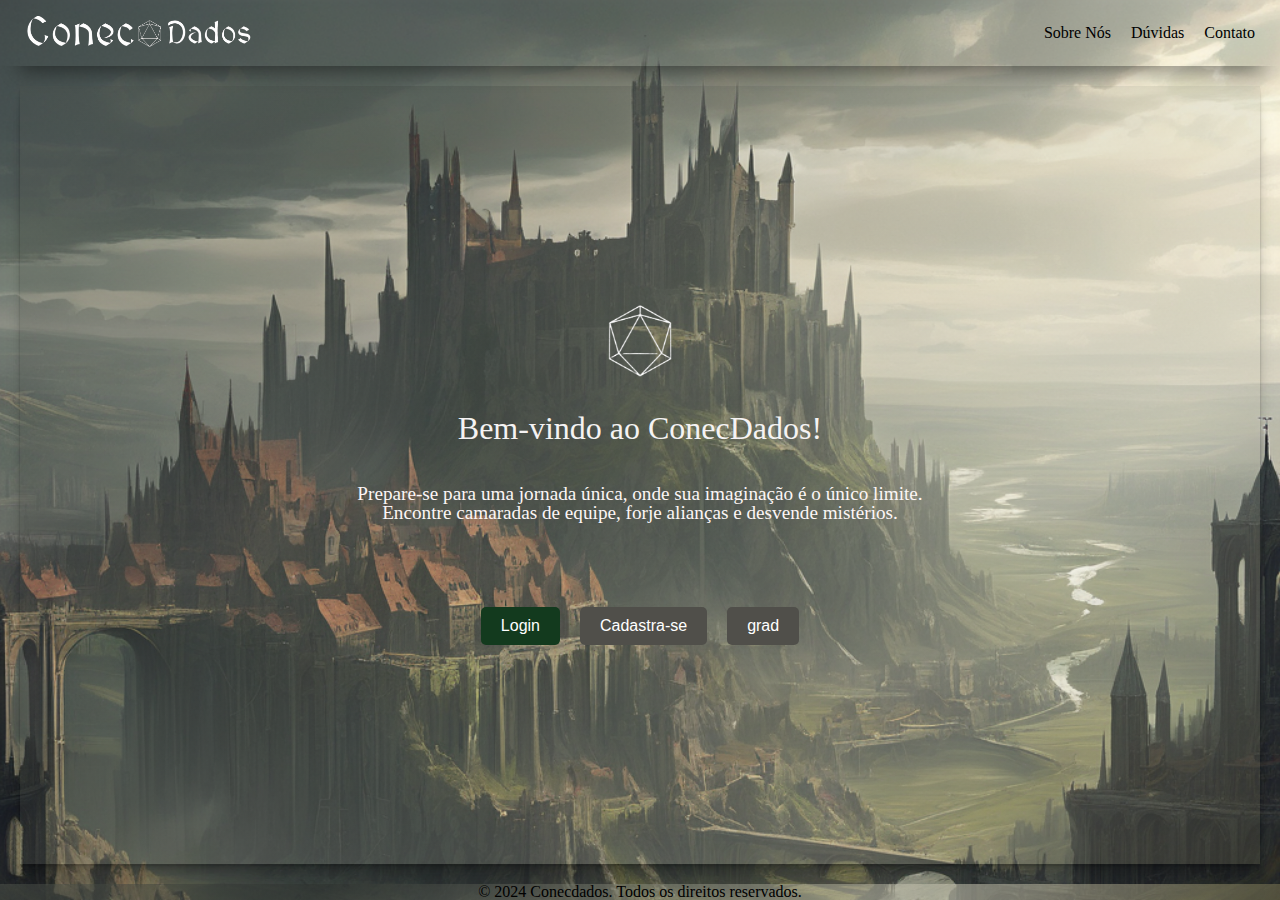
<file: index.html>
<!DOCTYPE html>
<html lang="pt-BR">

<head>
    <meta charset="UTF-8">
    <meta name="viewport" content="width=device-width, initial-scale=1.0">
    <link rel="icon" href="src/assets/img/icons/logo__home.png" type="image/x-icon">
    <link rel="stylesheet" href="src/css/styles.css">
    <link rel="stylesheet" href="src/css/reset.css">
    <title>ConecDados-VTT</title>
</head>

<body>
    <header class="header">
        <div class="header__logo">
        <a href="index.html"> <img src="src/assets/img/icons/logo__header.png" alt="Logo do site"></a>
        </div>
        <nav class="header__menu menu">
            <ul class="menu__list">
                <li class="menu__item"> <a class="menu__link" href="index.html">Sobre Nós</a></li>
                <li class="menu__item"> <a class="menu__link" href="#"> Dúvidas</a> </li>
                <li class="menu__item"> <a class="menu__link" href="#">Contato</a></li>
            </ul>
        </nav>
        <div class="header__hamburger hamburger">
            <div class="hamburger__line"></div>
            <div class="hamburger__line"></div>
            <div class="hamburger__line"></div>
        </div>
    </header>

    <div class="container">
        <main class="container__conteudo">
            
            <img class="container__img" src="src/assets/img/icons/logo__home.png" alt="">
            <h1 class="container__title">Bem-vindo ao ConecDados!</h1>
            <p class="container__descricao">Prepare-se para uma jornada única, onde sua imaginação é o único limite.<br>
                Encontre camaradas de equipe, forje alianças e desvende mistérios.</p>

            <div class="buttons">
                <button class="login"><a href="login.html" class="link_button">Login</a></button>
                <button class="cadastro"><a href="Cadastro.html" class="link_button">Cadastra-se</a></button>
                <button class="cadastro"><a href="grad.html" class="link_button">grad</a></button>

            </div>
        </div>    
        </main>
        <footer>
            <p>&copy; 2024 Conecdados. Todos os direitos reservados.</p>
        </footer>
        <script>
            const menuHamburger = document.querySelector('.hamburger');
            const menuList = document.querySelector('.menu__list');
            
            menuHamburger.addEventListener('click', () => {
                menuList.classList.toggle('menu__list--show');
                menuHamburger.classList.toggle('hamburger--active');
            });
        </script>
        

</body>

</html>
</file>
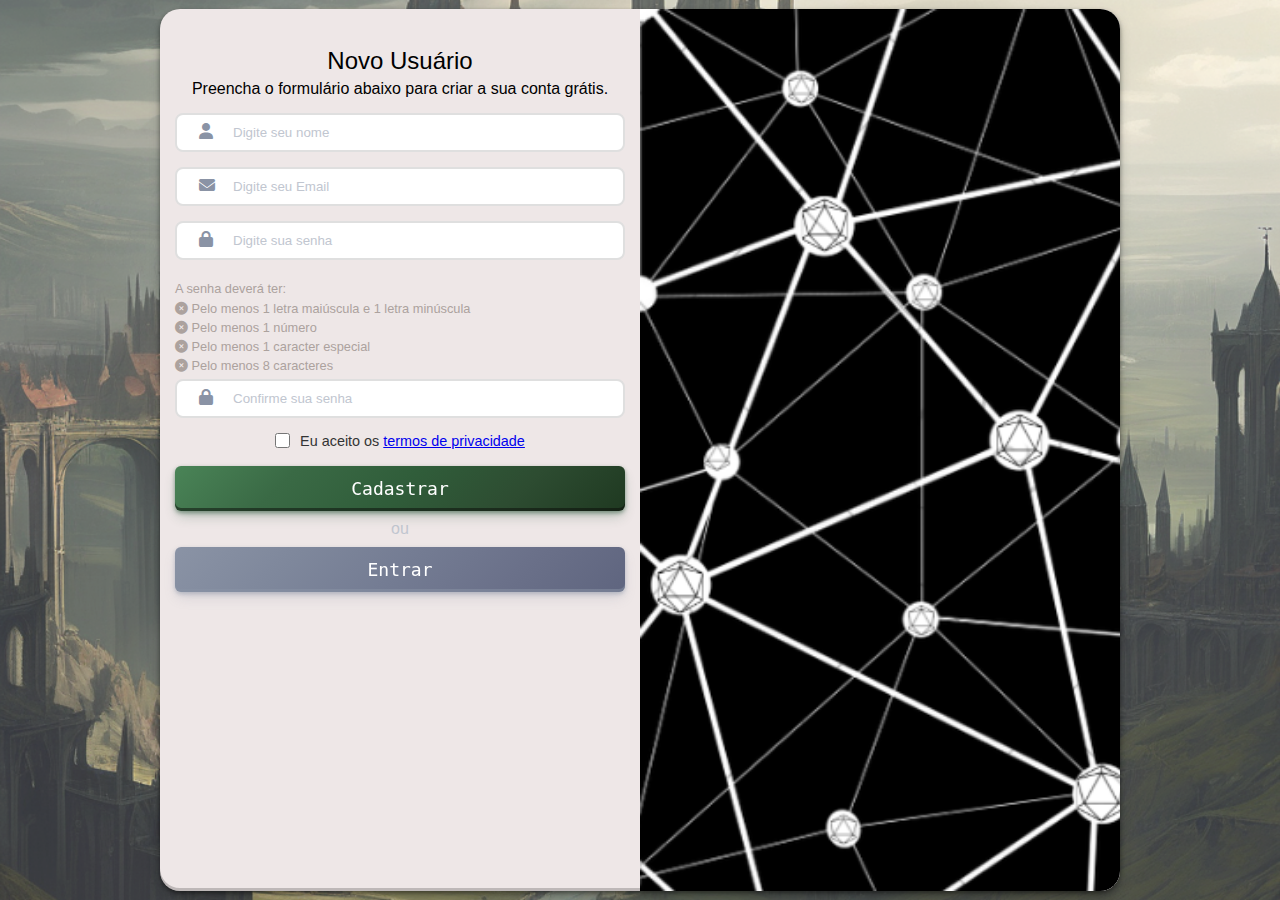
<file: Cadastro.html>
<!DOCTYPE html>
<html lang="en">

<head>
    <meta charset="UTF-8">
    <meta name="viewport" content="width=device-width, initial-scale=1.0">
    <link rel="icon" href="src/assets/img/icons/logo__home.png" type="image/x-icon">
    <link rel="stylesheet"
        href="https://fonts.googleapis.com/css2?family=Material+Symbols+Outlined:opsz,wght,FILL,GRAD@24,400,0,0">
    <link rel="stylesheet" href="src/css/fontes.css">
    <link rel="stylesheet" href="src/css/cadastro.css">
    <link rel="stylesheet" href="src/css/reset.css">
    <link rel="stylesheet" href="src/css/loading.css">
    <title>ConecDados</title>
</head>

<body>


    <main class="main">
        <section class="cadastro">
            <div class="cadastro_image" id="img">
                <!-- aqui vai a imagem na css -->
            </div>
            <div class="cadastro__forms">
                <h1 class="cadastro__title">Novo Usuário</h1>
                <p class="cadastro__welcome">Preencha o formulário abaixo para criar a sua conta grátis.</p>
                <form class="form" id="form">
                    <div class="form-content ">
                        <label class="hidden" for="name">Nome:</label>
                        <input type="text" name="name" id="name" placeholder="Digite seu nome">
                        <i class="form__input-icon fas fa-user"></i>
                        <span class="error-message">Aqui vai a mensagem de erro....</span>
                    </div>
                    <div class="form-content">
                        <label class="hidden" for="email">Email:</label>
                        <input type="email" name="email" id="email" placeholder="Digite seu Email">
                        <i class="form__input-icon fas fa-envelope"></i>
                        <span class="error-message">Aqui vai a mensagem de erro....</span>
                    </div>
                    <div class="form-content">
                        <label class="hidden" for="password">Senha:</label>
                        <input type="password" name="password" id="password" placeholder="Digite sua senha" maxlength="20">
                        <i class="form__input-icon fas fa-lock"></i>
                        <div class="requirements__progress-bar twenty-percent"></div>
                        <span class="error-message">Aqui vai a mensagem de erro....</span>
                    </div>
                    <div class="requirements">

                        <div class="requirements__description">A senha deverá ter:</div>
                        <ul class="requirements__list ">
                            <li class="requirements__item ">
                                <i class="fas"></i>
                                Pelo menos 1 letra maiúscula e 1 letra minúscula
                            </li>
                            <li class="requirements__item">
                                <i class="fas"></i>
                                Pelo menos 1 número
                            </li>
                            <li class="requirements__item">
                                <i class="fas"></i>
                                Pelo menos 1 caracter especial
                            </li>
                            <li class="requirements__item">
                                <i class="fas"></i>
                                Pelo menos 8 caracteres
                            </li>
                        </ul>
                    </div>

                    <div class="form-content">
                        <label class="hidden" for="confirmpassword">Confirmação de senha:</label>
                        <input type="password" name="password" id="confirmpassword" placeholder="Confirme sua senha" maxlength="20">
                        <i class="form__input-icon fas fa-lock"></i>
                        <span class="error-message">Aqui vai a mensagem de erro....</span>
                    </div>
                    <div class="privacy-container">
                        <input type="checkbox" id="privacy-checkbox">
                        <label for="privacy-checkbox" class="privacy-label">Eu aceito os <a href="#">termos de privacidade</a></label>
                    </div>
                    <button class="form__button" type="submit">Cadastrar</button>
                    <h3>ou</h3>
                    <a href="login.html" class="form__button--login">Entrar</a> 
                </form>
        </div>


<!-- pop up -->
<div class="popup" id="popup">
    <div class="popup-content" id="popupContent">
        <span class="close" onclick="closePopup()">&times;</span>
        <p id="popupMessage"></p>
        <button id="loginButton" onclick="redirectToLogin()">Login</button>
        <button id="recoverButton" onclick="redirectToRecoverPassword()">Recuperar Senha</button>
        <button id="reloadButton" onclick="reloadPage()">Tentar Novamente</button>
    </div>
</div>

</div>

    </main>
    <script src="src/js/globalScript.js"></script>
    <script src="src/js/validacoes-cadastro.js"></script>
    <script src="src/js/cadastro.js"></script>
    <!-- <script>
        const menuHamburger = document.querySelector('.hamburger');
        const menuList = document.querySelector('.menu__list');

        menuHamburger.addEventListener('click', () => {
            menuList.classList.toggle('menu__list--show');
            menuHamburger.classList.toggle('hamburger--active');
        });
        document.getElementById("loginBtn").onclick = function() {
    window.location.href = "login.html";
    }
    </script> -->
</body>

</html>
</file>
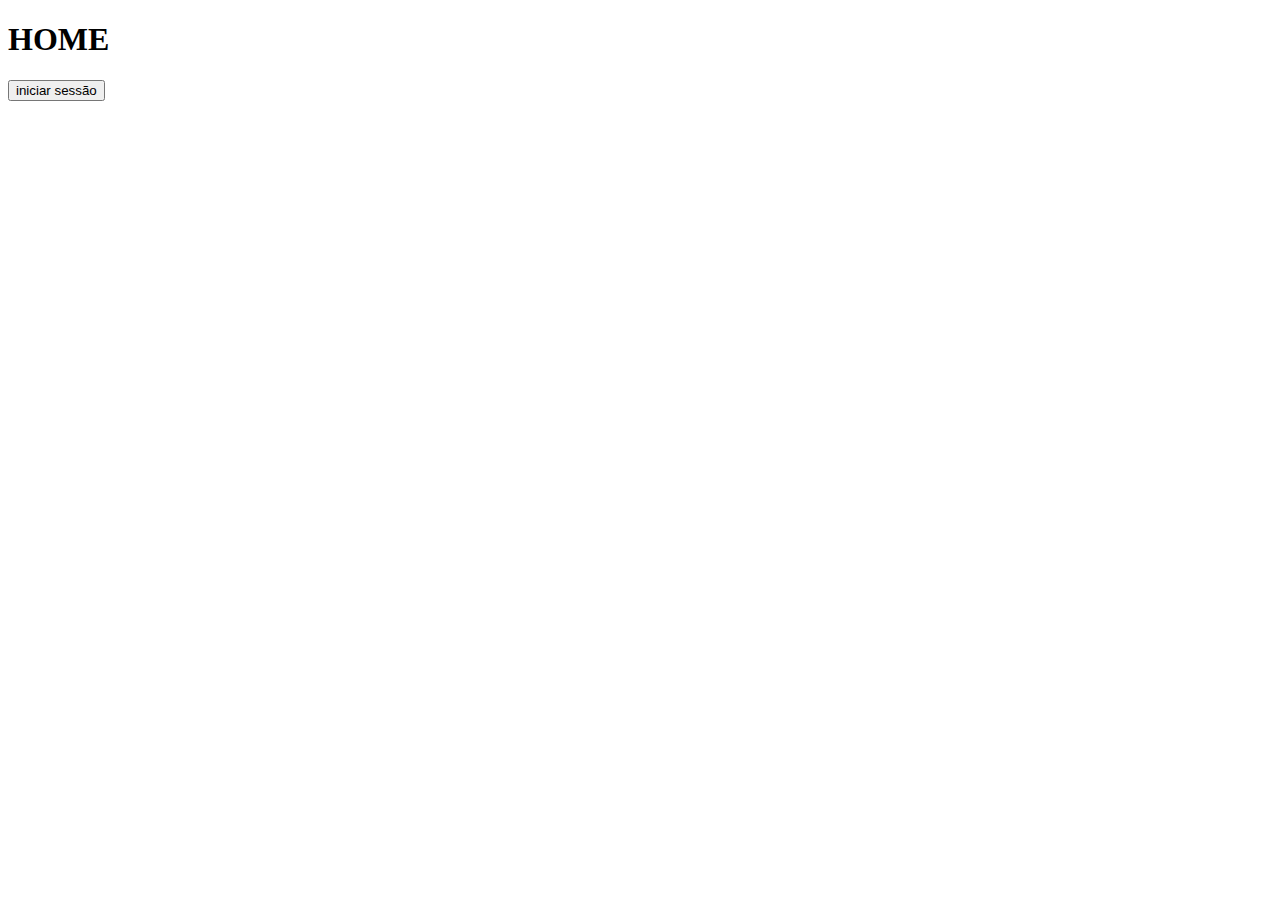
<file: home.html>
<!DOCTYPE html>
<html lang="en">

<head>
    <meta charset="UTF-8">
    <meta name="viewport" content="width=device-width, initial-scale=1.0">
    <title>Document</title>
</head>

<body>
    
    <h1>HOME</h1>
    <button onclick="authenticateUser()">iniciar sessão</button>
</body>
<script>

    function authenticateUser() {
        const a = `http://192.168.100.105:3000/user/${localStorage.getItem('teste')}`;
        console.log(a)
        fetch(a, {
            method: 'GET',
            headers: {
                'Authorization': `Bearer ${localStorage.getItem('jwtToken')}`
            },
            body: JSON.stringify()
        })
            .then((response ) => {
                if (!response.ok) {
            throw new Error('Erro ao obter o id do usuário');
        }
                console.log('autenticado')
               /*  window.location.href = 'grad.html'; */
            })

            .catch(error => {
                console.log("erro:",error)
                /* window.location.href = 'login.html'; */
            })
    }
</script>

</html>
</file>
<file: src/css/styles.css>
@import url('https://fonts.googleapis.com/css2?family=MedievalSharp&display=swap');

body, html {
    font-family: "MedievalSharp", cursive;
    font-weight: 400;
    height: 100vh;
    display: grid;
    grid-template-rows: auto 1fr;
    background-image: url(../assets/img/fundo_home.png);
    background-repeat: no-repeat;
    background-size: cover;
    overflow: hidden;
}

.header {
    display: flex;
    align-items: center;
    justify-content: space-between;
    box-shadow: rgba(0, 0, 0, 0.45) 0px 25px 20px -20px;
    
    padding: 15px;
}

.header__logo img {
    width: 15rem;
}

.header__logo {
    display: flex;
    width: 40px;
    height: auto;
}

.menu {
    display: flex;
    align-items: center;
}

.menu__list {
    display: flex;
    align-items: center;
    list-style: none;
}

.menu__item {
    padding: 10px;
    cursor: pointer;
}

.menu__link {
    text-decoration: none;
    color: black;
}

.menu__link:hover {
    color: rgb(19, 58, 30);
}

.header__hamburger {
    display: none;
    cursor: pointer;
}

.hamburger__line {
    width: 25px;
    height: 3px;
    background-color: #000;
    margin: 5px 0;
}

.container {
    display: grid;
    grid-template-rows: auto 1fr auto;
    margin: 5px;
    
    padding: 15px;
    border-radius: 10px;
}

.container__img {
    width: 4rem;
}

.container__conteudo {
    box-shadow: rgba(0, 0, 0, 0.09) 0px 2px 1px, rgba(0, 0, 0, 0.09) 0px 4px 2px, rgba(0, 0, 0, 0.09) 0px 8px 4px, rgba(0, 0, 0, 0.09) 0px 16px 8px, rgba(0, 0, 0, 0.09) 0px 32px 16px;
    background: linear-gradient(135deg, rgba(79, 84, 76, 0.2), rgba(43, 47, 44, 0.2), rgba(135, 138, 123, 0.2), rgba(211, 207, 187, 0.2), rgba(126, 119, 82, 0.2));
    grid-row: 2;
    display: flex;
    flex-direction: column;
    align-items: center;
    justify-content: center;
    text-align: center;
}

.container__title {
    margin: 35px;
    color: #f5f3f3;
    font-size: 2rem;
    font-weight: 500;
}

.container__descricao {
    color: #fcf6f6;
    font-size: 1.2rem;
    padding: 5px;

    font-weight: 500;
    
}


.buttons {
    display: flex;
    justify-content: center;
    margin-top: 5rem;
}

.login,
.cadastro {
    padding: 10px 20px;
    margin: 0 10px;
    border: none;
    border-radius: 5px;
    font-size: 1rem;
    cursor: pointer;
}

.login a,
.cadastro a {
    text-decoration: none;
    color: white;
}

.login {
    background-color: rgb(19, 58, 30);

}

.cadastro {
    background-color: rgb(80, 79, 74);
}



.cadastro:hover {
    background-color:rgb(19, 58, 30);
}


footer {
    grid-row: 3;
    text-align: center;
    padding: 10px 0;
    box-shadow: rgba(0, 0, 0, 0.45) 0px 25px 20px -20px;
    background: linear-gradient(135deg, rgba(79, 84, 76, 0.5), rgba(43, 47, 44, 0.5), rgba(135, 138, 123, 0.5), rgba(211, 207, 187, 0.5), rgba(126, 119, 82, 0.5));
}

@media only screen and (max-width: 768px) {
    .header__hamburger {
        display: block;
        cursor: pointer;
    }

    .menu__list {
        display: none;
    }

    .menu__list.menu__list--show {
        display: flex;
        flex-direction: column;
        position: absolute;
        top: 60px;
        left: 75%;
        width: 25%;
        background-color: rgba(80, 79, 74, 0.7);
        z-index: 1;
    }

    .menu__item {
        text-align: center;
    }

    .menu__link {
        color: #fff;
    }

    .hamburger__line {
        width: 30px;
        height: 3px;
        background-color: #000;
        margin: 5px auto;
        transition: all 0.3s ease-in-out;
    }

    .hamburger--active .hamburger__line:nth-child(1) {
        transform: rotate(45deg) translate(5px, 5px);
    }

    .hamburger--active .hamburger__line:nth-child(2) {
        opacity: 0;
    }

    .hamburger--active .hamburger__line:nth-child(3) {
        transform: rotate(-45deg) translate(5px, -5px);
    }
}
</file>
<file: src/css/fontes.css>
@import url('https://fonts.googleapis.com/css2?family=MedievalSharp&display=swap');

:root, :host {
    --fa-font-solid: normal 900 1em/1 "Font Awesome 6 Free";
}

@font-face {
    font-family: 'Font Awesome 6 Free';
    font-style: normal;
    font-weight: 900;
    font-display: block;
    src: url("../font//fa-solid-900.woff2") format("woff2"), url("../font/fa-solid-900.ttf") format("truetype");
}

.fas,
.fa-solid {
    font-family: 'Font Awesome 6 Free';
    font-style: normal;
    font-weight: 900;
}

.fa-user::before {
    content: "\f007";
}

.fa-envelope::before {
    content: "\f0e0";
}

.fa-lock::before {
    content: "\f023";
}

.fa-eye::before {
    content: "\f06e";
}

.fa-eye.slash::before {
    content: "\f070";
}

.fa-circle-xmark::before {
    content: "\f057";
}

.fa-circle-check::before {
    content: "\f058";
}
</file>
<file: src/css/cadastro.css>
@import url('https://fonts.googleapis.com/css2?family=MedievalSharp&display=swap');

* {
    font-family: sans-serif;
    margin: 0;
    padding: 0;
    box-sizing: border-box;

}


body, html {
    overflow: hidden;
    width: 100%;
    height: 100%;
}

body::before {
    content: '';
    position: absolute;
    top: 0;
    left: 0;
    right: 0;
    bottom: 0;
    background: url(../assets/img/fundo_home.png);
    background-size: cover;
    background-position: center;
    opacity: 85%;
    z-index: -1;
}

.main {
    position: relative;
    width: 100%;
    height: 100%;
}

.cadastro {
    position: absolute;
    top: 50%;
    left: 50%;
    transform: translate(-50%, -50%);
    justify-content: center;
    align-items: center;
    overflow: hidden;
    background-color: #eee7e7;
    width: 350px;
    height: 98%;
    border-radius: 20px;
    box-shadow: rgba(0, 0, 0, 0.4) 0px 2px 4px, rgba(0, 0, 0, 0.3) 0px 7px 13px -3px, rgba(0, 0, 0, 0.2) 0px -3px 0px inset;
    transition: width 0.3s, height 0.3s;
    transition-timing-function: ease;
}


.cadastro_image {
    background: #fff url(../assets/img/login-mobile.png) no-repeat;
    background-size: cover;
    height: 70px;
}

.cadastro__forms {
    padding: 5px;
}

.cadastro__title {
    text-align: center;
    font-size: 1.5rem;
    margin-bottom: 0.5rem;
}

.cadastro__welcome {
    text-align: center;
    font-size: 1rem;
    margin-bottom: .4rem;
}

h3 {
    text-align: center;
    color: #C1C6D0;
    font-size: .9rem;
    padding: 10px;
}

.form {
    padding: 10px;
}

.form-content {
    margin-bottom: 10px;
    padding-bottom: 5px;
    position: relative;
}

.form-content input {
    display: block;
    width: 100%;
    border-radius: 8px;
    outline: none;
    padding: 10px;
    padding-left: 3.5rem;
    border: 2px solid #dfdfdf;
    position: relative;
}

.form-content input::placeholder {
    color: #C1C6D0;
}

.hidden {
    left: 0;
    position: absolute;
    top: .5rem;
}

.form__input-icon {
    color: #8A93A5;
    cursor: pointer;
    font-size: 1rem;
    left: 1.5rem;
    position: absolute;
    top: .6rem;
}

.form-content .error-message {
    font-size: 0.7rem;
    color: #ff3b25;
    display: none;
}



.form__input-icon--erro {
    color: #8A93A5;
    cursor: pointer;
    font-size: 1rem;
    left: 18rem;
    position: absolute;
    top: .6rem;
}


.requirements__progress-bar {
    border-radius: 0.5rem;
    height: 0.5rem;
    transition: width 0.3s;
    width: 0;
}

.requirements__progress-bar.twenty-percent {
    background-color: #ff0000;
}

.requirements__progress-bar.fifty-percent {
    background-color: #ffa500;
}

.requirements__progress-bar.seventy-five-percent {
    background-color: #ffff00;
}

.requirements__progress-bar.full-percent {
    background-color: #008000;
}

.requirements__description,
.requirements__item {
    color: #aca29e;
    font-size: .8rem;
    margin-bottom: .4rem;
}


.requirements__item.checked {
    color: #81BC3A;
    font-weight: bold;
}

.requirements__item .fas::before {
    content: "\f057";

}

.requirements__item.checked .fas::before {
    content: "\f058";
}


.privacy-container {
    display: flex;
    align-items: center;
    justify-content: center;
    padding-bottom: .5rem;

}

#privacy-checkbox {
    width: 15px;
    height: 15px;
    margin-right: 10px;
    accent-color: #4CAF50;
}

.privacy-label {
    font-size: .9rem;
    color: #333;
    cursor: pointer;
}


.form__button {
    width: 100%;
    align-items: center;
    appearance: none;
    background-image: linear-gradient(135deg, #4a8457, #3a6a45, #305d3a, #2d4c31, #1f3921);
    border: 0;
    border-radius: 6px;
    box-shadow: rgba(38, 84, 53, 0.5) 0 2px 4px, rgba(38, 84, 53, 0.3) 0 7px 13px -3px, rgba(10, 9, 8, 0.5) 0 -3px 0 inset;
    box-sizing: border-box;
    color: #fff;
    cursor: pointer;
    display: inline-flex;
    font-family: "JetBrains Mono", monospace;
    height: 45px;
    justify-content: center;
    line-height: 1;
    list-style: none;
    overflow: hidden;
    position: relative;
    text-align: left;
    text-decoration: none;
    transition: box-shadow .15s, transform .15s;
    user-select: none;
    -webkit-user-select: none;
    touch-action: manipulation;
    white-space: nowrap;
    will-change: box-shadow, transform;
    font-size: 18px;
}

.form__button:focus {
    box-shadow: #8a93a5 0 0 0 1.5px inset, rgba(138, 147, 165, 0.5) 0 2px 4px, rgba(138, 147, 165, 0.3) 0 7px 13px -3px, #8a93a5 0 -3px 0 inset;
}

.form__button:hover {
    box-shadow: rgba(138, 147, 165, 0.5) 0 4px 8px, rgba(138, 147, 165, 0.3) 0 7px 13px -3px, #8a93a5 0 -3px 0 inset;
    transform: translateY(-2px);
}

.form__button:active {
    box-shadow: #8a93a5 0 3px 7px inset;
    transform: translateY(2px);
}



.form__button--login {
    width: 100%;
    align-items: center;
    appearance: none;
    background-image: linear-gradient(135deg, #8a93a5, #7f889c, #747c93, #6a7089, #5f657f);
    border: 0;
    border-radius: 6px;
    box-shadow: rgba(138, 147, 165, 0.5) 0 2px 4px, rgba(138, 147, 165, 0.3) 0 7px 13px -3px, rgba(138, 147, 165, 0.5) 0 -3px 0 inset;
    box-sizing: border-box;
    color: #fff;
    cursor: pointer;
    display: inline-flex;
    font-family: "JetBrains Mono", monospace;
    height: 45px;
    justify-content: center;
    line-height: 1;
    list-style: none;
    overflow: hidden;
    padding-left: 16px;
    padding-right: 16px;
    position: relative;
    text-align: left;
    text-decoration: none;
    transition: box-shadow .15s, transform .15s;
    user-select: none;
    -webkit-user-select: none;
    touch-action: manipulation;
    white-space: nowrap;
    will-change: box-shadow, transform;
    font-size: 18px;
}

.form__button--login:focus {
    box-shadow: #8a93a5 0 0 0 1.5px inset, rgba(138, 147, 165, 0.5) 0 2px 4px, rgba(138, 147, 165, 0.3) 0 7px 13px -3px, #8a93a5 0 -3px 0 inset;
}

.form__button--login:hover {
    box-shadow: rgba(138, 147, 165, 0.5) 0 4px 8px, rgba(138, 147, 165, 0.3) 0 7px 13px -3px, #8a93a5 0 -3px 0 inset;
    transform: translateY(-2px);
}

.form__button--login:active {
    box-shadow: #8a93a5 0 3px 7px inset;
    transform: translateY(2px);
}



@media screen and (min-width: 768px) and (max-width: 992px) {
    .cadastro {
        width: 70%;
    }

    .cadastro_image {
        float: left;
        width: 30%;
        height: 100%;
    }

    .cadastro__forms {
        padding-top: 1.5rem;
        float: right;
        width: 70%;
    }

    .form__button {
        margin-top: 10px;
        margin-bottom: 10px;
    }

    .form__button--login {
        margin-top: 10px;
    }
}

@media screen and (min-width: 992px) {
    .cadastro {
        width: 75%;

    }

    .cadastro_image {
        float: right;
        width: 50%;
        height: 100%;
    }

    .cadastro__forms {
        padding-top: 2.5rem;
        float: left;
        width: 50%;
    }

    .form__button {
        margin-top: 10px;
        margin-bottom: 10px;
    }

    .form__button--login {
        margin-top: 10px;
    }
}


.popup {
    display: none;
    position: fixed;
    top: 0;
    left: 0;
    width: 100%;
    height: 100%;
    background-color: rgba(0, 0, 0, 0.5);
    z-index: 999;
}

.popup-content {
    position: absolute;
    top: 50%;
    left: 50%;
    transform: translate(-50%, -50%);
    background-color: #fff;
    padding: 20px;
    border-radius: 5px;
    border: 2px solid #3c4e3c;
    box-shadow: rgba(0, 0, 0, 0.16) 0px 3px 6px, rgba(0, 0, 0, 0.23) 0px 3px 6px;
}
#popupMessage{
    color: #008000;
}
.close {
    position: absolute;
    color: #ff0000;
    top: 5px;
    left: 8.5rem;
    padding: 20px 5px 20px 20px;
    cursor: pointer;
}

#loginButton, #recoverButton, #reloadButton {
    display: none;
    margin: 10px 5px;
    cursor: pointer;
}

#loginButton {
    background-color: #38793e;
    border-radius: 5px;
    color: #fff;
    padding: 5px 20px;
    box-shadow: rgba(0, 0, 0, 0.19) 0px 10px 20px, rgba(0, 0, 0, 0.23) 0px 6px 6px;

}

#loginButton:hover {
    background: rgb(102, 156, 112);
    background: linear-gradient(102deg, rgba(102, 156, 112, 1) 0%, rgba(56, 121, 62, 1) 36%, rgba(3, 75, 6, 1) 78%);
}

#recoverButton {
    background: rgb(0, 102, 204);
    border-radius: 5px;
    box-shadow: rgba(0, 0, 0, 0.19) 0px 10px 20px, rgba(0, 0, 0, 0.23) 0px 6px 6px;
    color: #fff;
    padding: 0 10px;
}

#recoverButton:hover {
    background: rgb(128, 176, 209);
    background: linear-gradient(90deg, rgba(128, 176, 209, 1) 0%, rgba(44, 96, 175, 1) 50%, rgba(8, 45, 116, 1) 100%);
}

#reloadButton {
    background: rgb(226, 196, 196);
    border-radius: 5px;
    color: #070707;
    padding: 5px 20px;
    box-shadow: rgba(0, 0, 0, 0.19) 0px 10px 20px, rgba(0, 0, 0, 0.23) 0px 6px 6px;
}

#reloadButton:hover {
    background: rgb(242, 242, 242);
    background: linear-gradient(90deg, rgba(242, 242, 242, 1) 0%, rgba(213, 165, 178, 1) 50%, rgba(115, 87, 87, 1) 100%);
}
</file>
<file: src/css/loading.css>
.loading-spinner {
    position: fixed;
    background-color: rgba(0, 0, 0, 0.5); 
    width: 100%; 
    height: 100%; 
    top: 0; 
    left: 0; 
    display: flex; 
    justify-content: center; 
    align-items: center; 
}

.spinner {
    width: 40px;
    height: 40px;
    border-radius: 50%;
    border: 4px solid rgba(255, 255, 255, 0.2); 
    border-left-color: #09f;
    animation: spin 1s linear infinite;
}

@keyframes spin {
    to {
        transform: rotate(360deg);
    }
}
</file>
